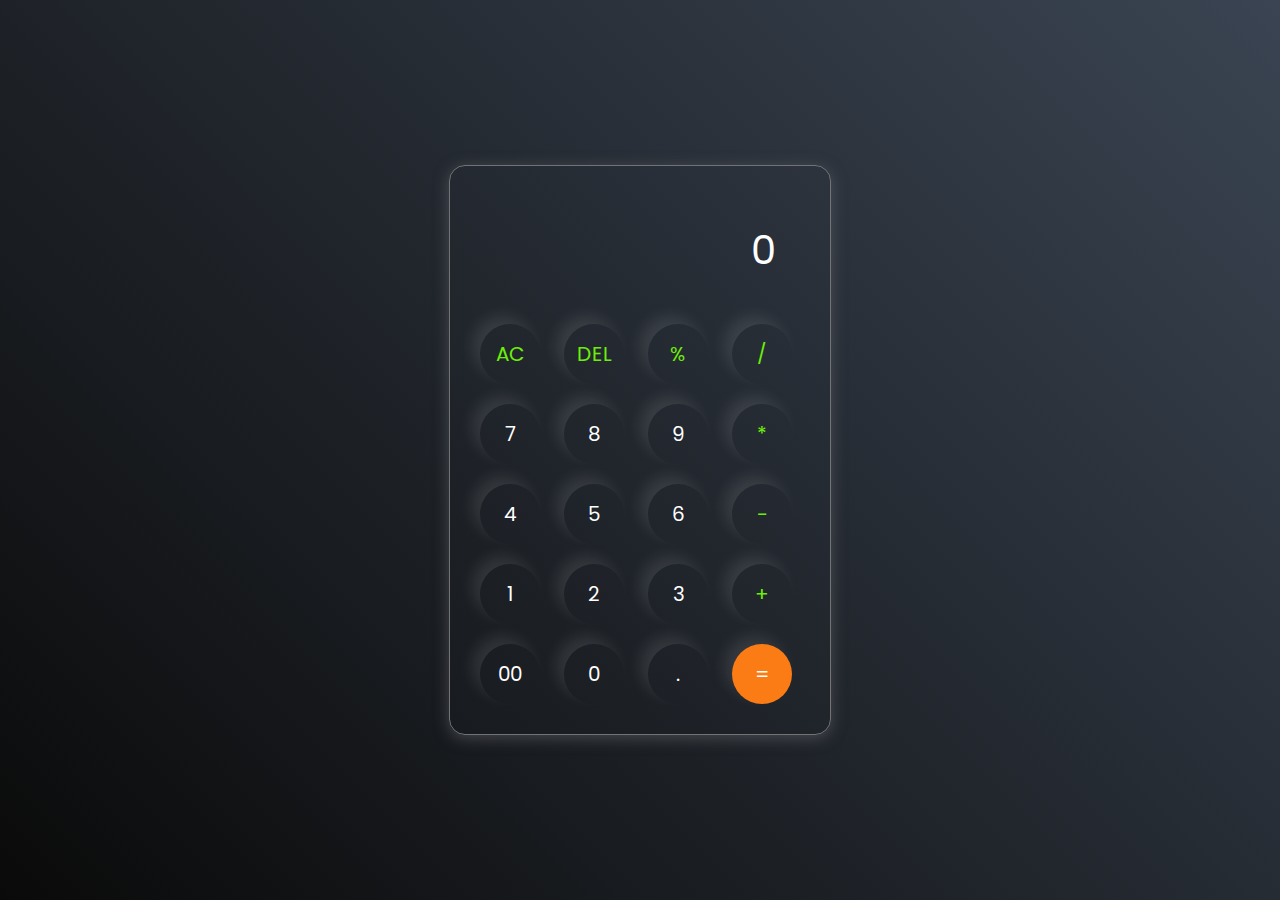
<file: Calculator/index.html>
<!DOCTYPE html>
<html lang="en">
  <head>
    <meta charset="UTF-8" />
    <meta http-equiv="X-UA-Compatible" content="IE=edge" />
    <meta name="viewport" content="width=device-width, initial-scale=1.0" />
    <link rel="stylesheet" href="style.css" />
    <title>Calculator</title>
  </head>
  <body>
    <div class="container">
      <div class="calculator">
        <input type="text" id="inputBox" placeholder="0" />
        <div>
          <button class="button operator">AC</button>
          <button class="button operator">DEL</button>
          <button class="button operator">%</button>
          <button class="button operator">/</button>
        </div>
        <div>
          <button class="button">7</button>
          <button class="button">8</button>
          <button class="button">9</button>
          <button class="button operator">*</button>
        </div>
        <div>
          <button class="button">4</button>
          <button class="button">5</button>
          <button class="button">6</button>
          <button class="button operator">-</button>
        </div>
        <div>
          <button class="button">1</button>
          <button class="button">2</button>
          <button class="button">3</button>
          <button class="button operator">+</button>
        </div>

        <div>
          <button class="button">00</button>
          <button class="button">0</button>
          <button class="button">.</button>
          <button class="button equalBtn">=</button>
        </div>
      </div>
    </div>

    <script src="script.js"></script>
  </body>
</html>
</file>
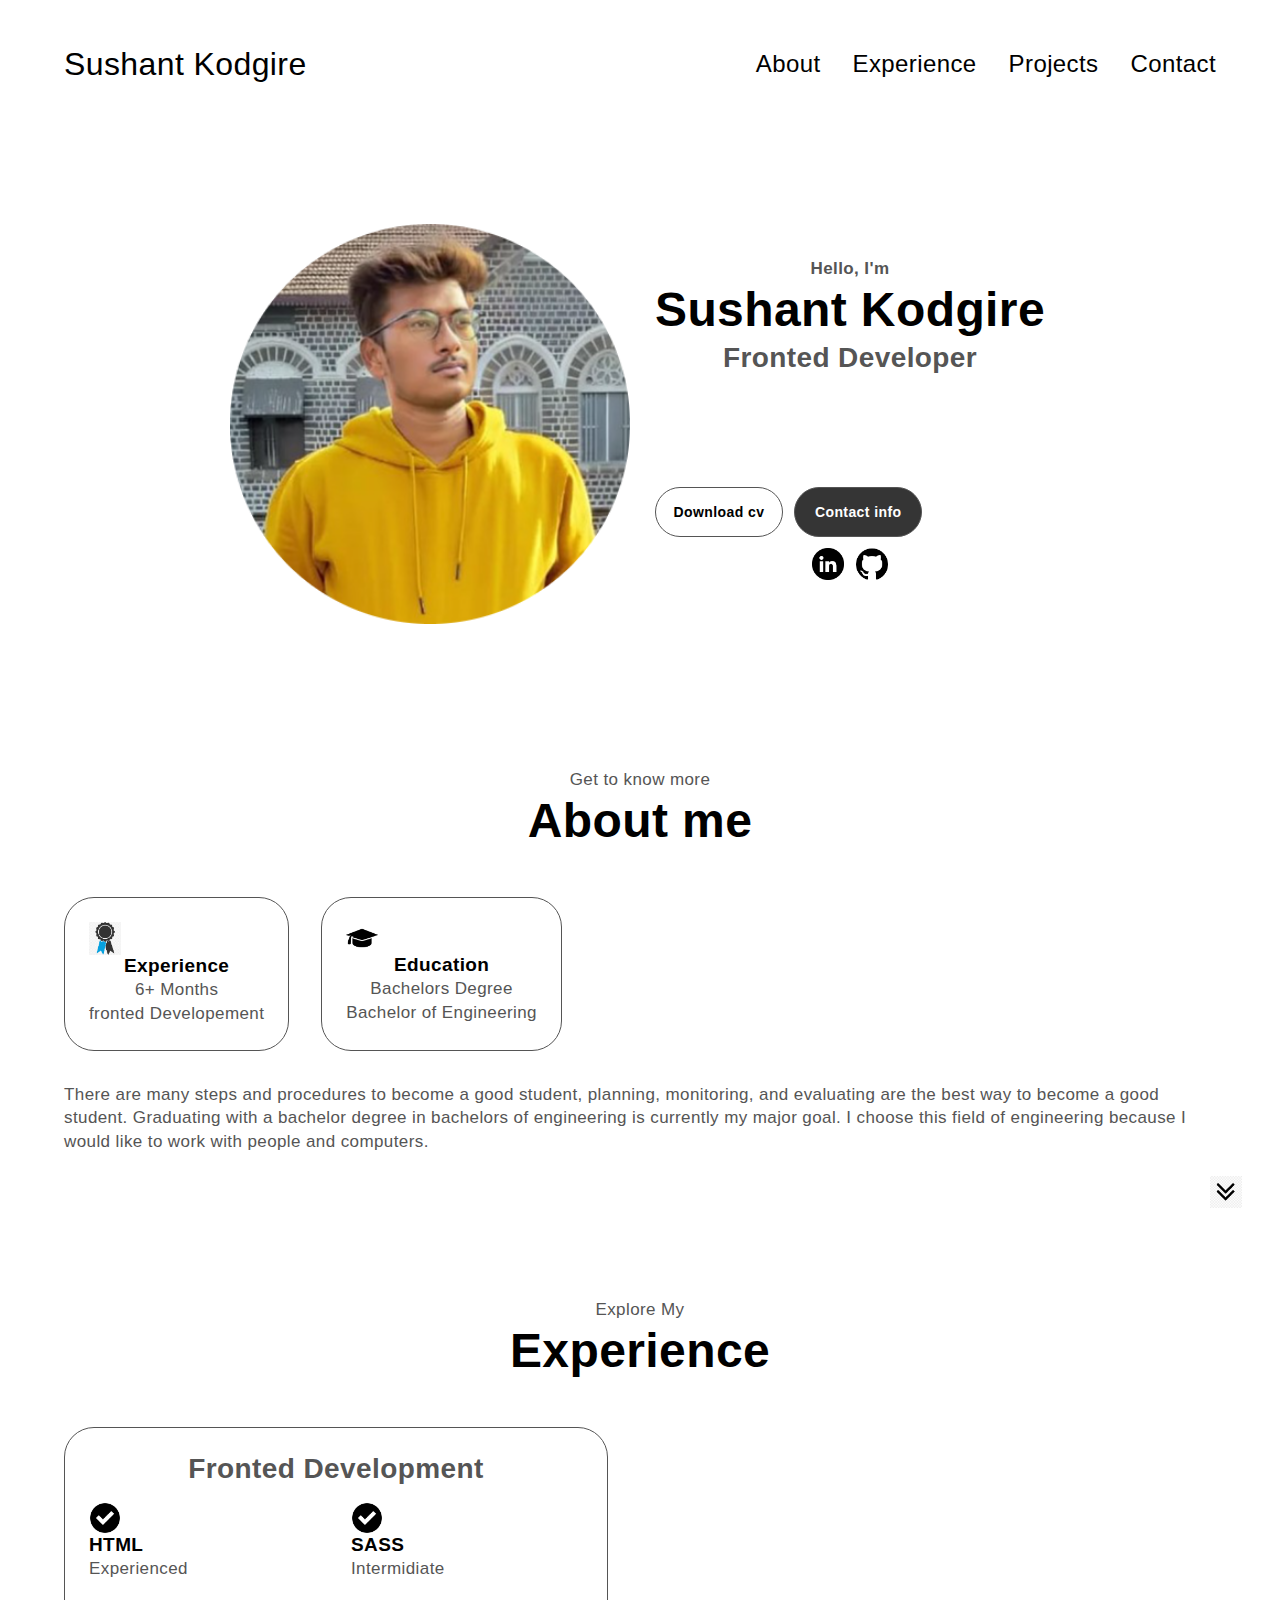
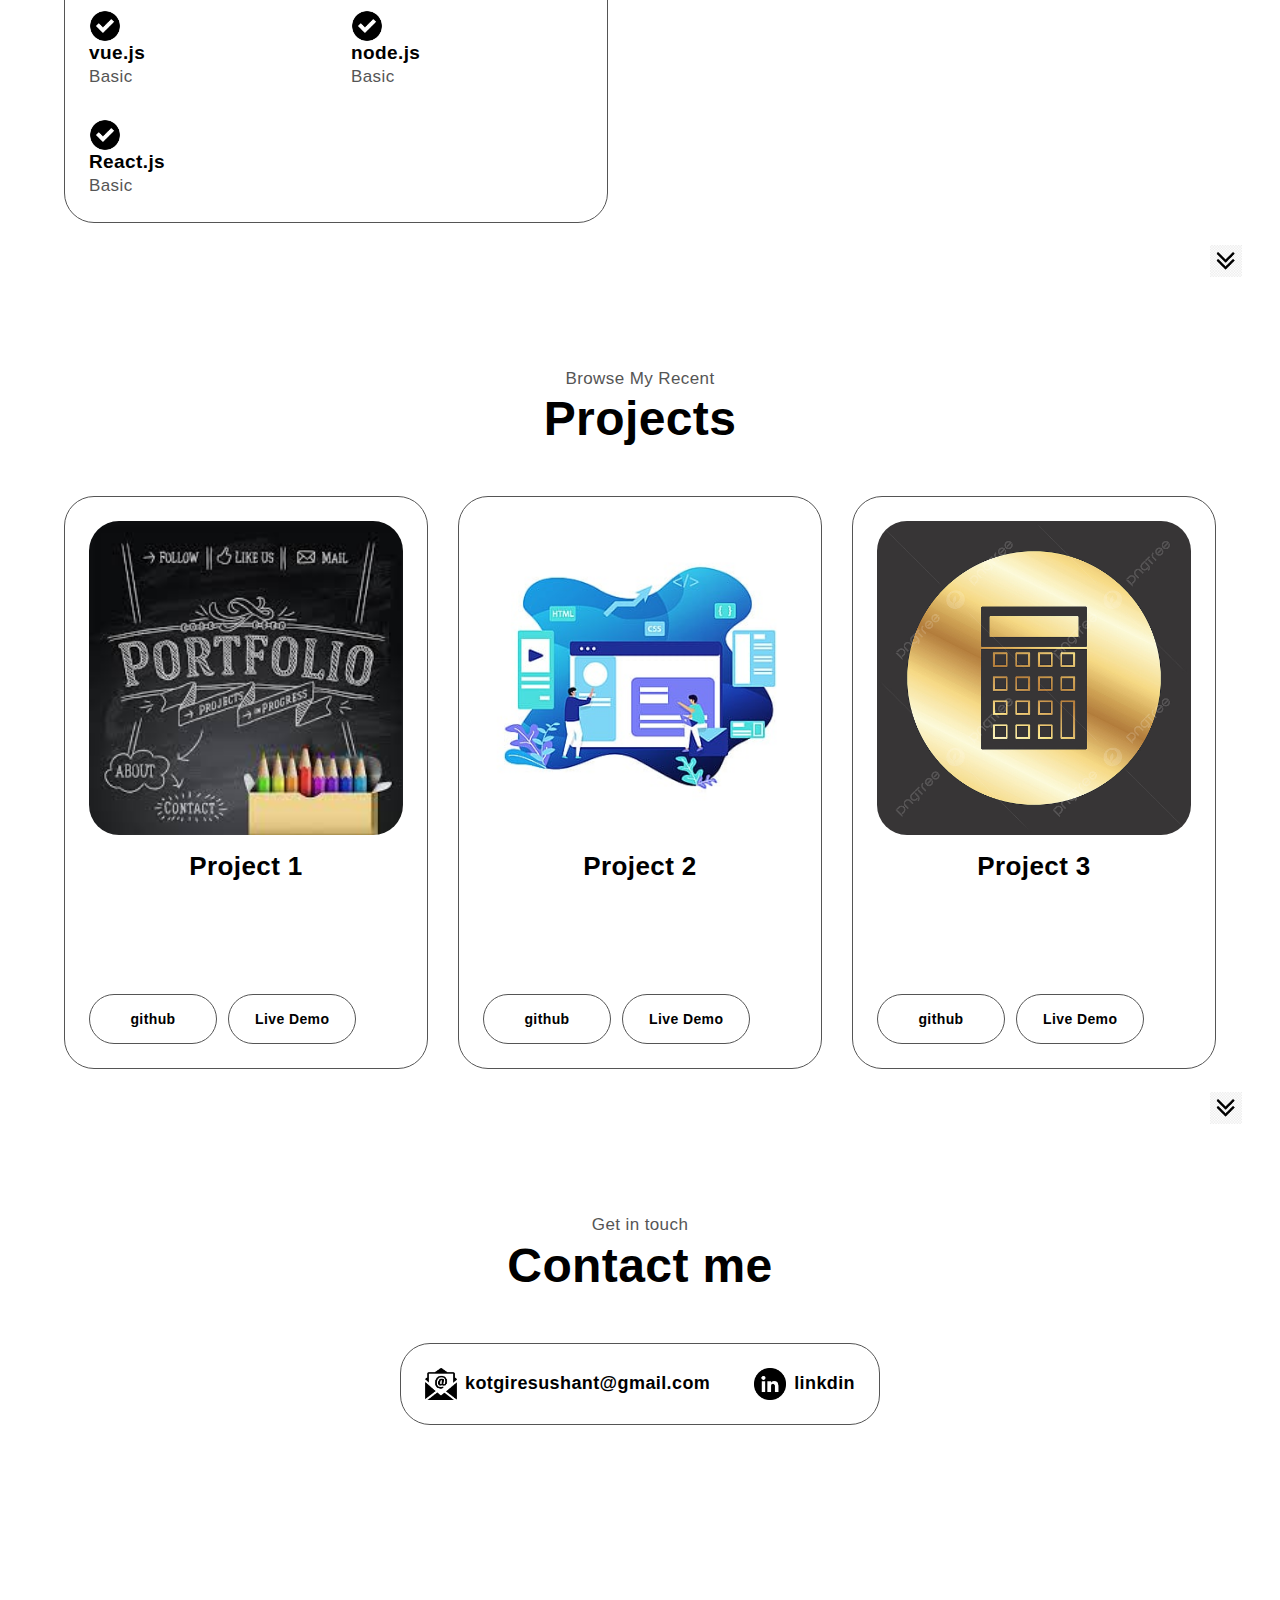
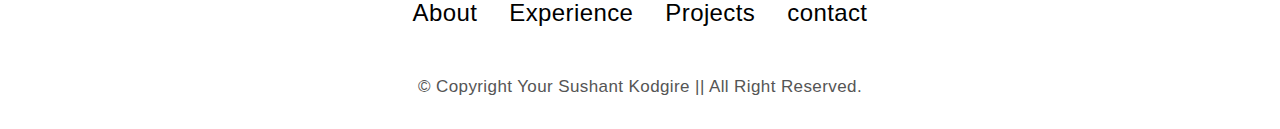
<file: portfolio/index.html>
<!DOCTYPE html>
<html lang="en">
<head>
    <meta charset="UTF-8">
    <meta name="viewport" content="width=device-width, initial-scale=1.0">
    <title>Personal Portfolio</title>
    <link rel="stylesheet" href="stylesheet.css">
</head>
<body>
    <!--------------------------start Nav Bar--------------------------->
    <nav>
        <div class="container nav-container">
            <a href="" class="logo">Sushant Kodgire</a>
            <ul class="nav-links">
                <li><a href="#About">About</a></li>
                <li><a href="#Experience">Experience</a></li>
                <li><a href="#Projects">Projects</a></li>
                <li><a href="#contact" >Contact</a></li>
            </ul>
        </div>
    </nav>
    <!--------------------------End Nav Bar--------------------------->

    <!--------------------------Start Header Section--------------------------->
    <header>
        <div class="container header-container">
            <div class="header-left">
                <img src="./profilepic.png.png" alt="">
            </div>
            <div class="header-right">
                <p><b>Hello, I'm</b></p>
                <h1>Sushant Kodgire</h1>
                <h2>Fronted Developer</h2>
                <div class="header-action-aria">    
                    <a href="" class="btn" download="resume.pdf" >Download cv</a>
                    <a href="#contact" class="btn btn-dark"Contact info>Contact info</a>
                    </div>
                    <div class="header-social">
                        <a href="" ><img src="./linkdin.png.png" class="icon1"></a>
                        <a href=""><img src="./github.png" class="icon1"></a>
                    
                </div>
            </div>

        </div>
    </header>
    <!--------------------------End Header Section--------------------------->

    <!--------------------------StartAbout Section--------------------------->
    <section id="About">
        <p class="heading-p"> Get to know more</p>
        <h1 class="heading">About me</h1>
        <div class="container about-contaier">
            <div class="about-left">
                
            </div>
            <div class="about-right">
                <div class="basic-edu">
                    <div class="edu-box">
                        <img src="./experience.png" class="icon1">
                        <h4>Experience</h4>
                        <p>
                            6+ Months <br>
                            fronted Developement
                        </p>
                    </div>
                    <div class="edu-box">
                        <img src="./education.png.png" class="icon1">   
                        <h4>Education</h4>
                        <p>
                            Bachelors Degree<br>
                            Bachelor of Engineering
                        </p>
                    </div>
                </div>
                <p>There are many steps and procedures to become a good student, planning, monitoring, and evaluating are the best way to become a good student. Graduating with a bachelor degree in bachelors of engineering is currently my major goal. I choose this field of engineering because I would like to work with people and computers.</p>
            </div>
        </div>
    </section>

  
    
    
    <!--------------------------End About Section--------------------------->

    
    <!--------------------------Start Experience Section--------------------------->

    <section id="Experience">
        <a href="#Experience" class="arrow"><img src="./arrow.png.png" alt="" class="icon1"></a>
        <p class="heading-p">Explore My</p>
        <h1 class="heading">Experience</h1>
        <div class="container experience-container">
            <div class="experience-box">
                <h2>Fronted Development</h2>
                <div class="experience">
                    <div class="ex-div">
                        <img src="./checkmark.png.png" class="icon1">
                        <div>
                            <h4>HTML</h4>
                            <p>Experienced</p>
                        </div>
                    </div>
                    <div class="ex-div">
                        <img src="./checkmark.png.png" class="icon1">
                        <div>
                            <h4>SASS</h4>
                            <p>Intermidiate</p>
                        </div>
                    </div>
                    <div class="ex-div">
                        <img src="./checkmark.png.png" class="icon1">
                        <div>
                            <h4>vue.js</h4>
                            <p>Basic</p>
                        </div>
                    </div>
                    <div class="ex-div">
                        <img src="./checkmark.png.png" class="icon1">
                        <div>
                            <h4>node.js</h4>
                            <p>Basic</p>
                        </div>
                    </div>
                    <div class="ex-div">
                        <img src="./checkmark.png.png" class="icon1">
                        <div>
                            <h4>React.js</h4>
                            <p>Basic</p>
                        </div>
                    </div>


                </div>

            </div>
        </div>
    </section>
    <!--------------------------End Experience Section--------------------------->



    <!--------------------------Start Project section--------------------------->

    <section id="Projects">
        <a href="#Projects" class="arrow"><img src="./arrow.png.png" alt="" class="icon1"></a>
        <p class="heading-p">Browse My Recent </p>
        <h1 class="heading">Projects</h1>
        <div class="container project-container">
            <div class="Project">
                <img src="./portfolio.png" alt="">
                <h3>Project 1</h3>
                <div class="header-action-aria">
                    <a href="" class="btn">github </a>
                    <a href="" class="btn">Live Demo </a>

                </div>

            </div>
            <div class="Project">
                <img src="./landingpage.png" alt="">
                <h3>Project 2</h3>
                <div class="header-action-aria">
                    <a href="" class="btn">github </a>
                    <a href="" class="btn">Live Demo </a>

                </div>

            </div>
            <div class="Project">
                <img src="./calculator.png" alt="">
                <h3>Project 3</h3>
                <div class="header-action-aria">
                    <a href="" class="btn">github </a>
                    <a href="" class="btn">Live Demo </a>

                </div>

            </div>
        </div>

    </section>

    <!--------------------------End Project Section--------------------------->


    <!--------------------------Start Contact Section--------------------------->
    <section id="contact">
        <a href="#contact" class="arrow"><img src="./arrow.png.png" alt="" class="icon1"></a>
        <p class="heading-p">Get in touch</p>
        <h1 class="heading">Contact me</h1>
        <div class="contact-container container">
            <div class="email">
                <img src="./email.png" class="icon1">
                <a href=""><h5>kotgiresushant@gmail.com</h5></a>
            </div>
            <div class="linkdin">
                <img src="./linkdin.png.png" class="icon1">
                <a href=""><h5>linkdin</h5></a>
            </div>

        </div>
    </section>

    <!--------------------------End Contact Section--------------------------->

    <!--------------------------Start Footeer Section--------------------------->

    <footer>
        <ul class="nav-links">
            <li><a href="#About">About</a></li>
            <li><a href="#Experience">Experience</a></li>
            <li><a href="#Projects">Projects</a></li>
            <li><a href="#contact">contact</a></li>
        </ul>
        <p>&COPY; Copyright Your Sushant Kodgire || All Right Reserved.</p>
    </footer>


    <!--------------------------End Footer Section--------------------------->


</body>
</html>
</file>
<file: Calculator/style.css>
@import url('https://fonts.googleapis.com/css2?family=Poppins:wght@500&display=swap');

*{
    margin: 0;
    padding: 0;
    box-sizing: border-box;
    font-family: 'Poppins', sans-serif;
}

body{
    width: 100%;
    height: 100vh;
    display: flex;
    justify-content: center;
    align-items: center;
    background: linear-gradient(45deg, #0a0a0a, #3a4452);
}

.calculator{
    border: 1px solid #717377;
    padding: 20px;
    border-radius: 16px;
    background: transparent;
    box-shadow: 0px 3px 15px rgba(113, 115, 119, 0.5);

}

input{
    width: 320px;
    border: none;
    padding: 24px;
    margin: 10px;
    background: transparent;
    box-shadow: 0px 3px 15px rgbs(84, 84, 84, 0.1);
    font-size: 40px;
    text-align: right;
    cursor: pointer;
    color: #ffffff;
}

input::placeholder{
    color: #ffffff;
}

button{
    border: none;
    width: 60px;
    height: 60px;
    margin: 10px;
    border-radius: 50%;
    background: transparent;
    color: #ffffff;
    font-size: 20px;
    box-shadow: -8px -8px 15px rgba(255, 255, 255, 0.1);
    cursor: pointer;
}

.equalBtn{
    background-color: #fb7c14;
}

.operator{
    color: #6dee0a;
}
</file>
<file: portfolio/stylesheet.css>
*{
    margin: 0;
    padding: 0;
    box-sizing: border-box;
    text-decoration: none;
    list-style: none;
    font-family: sans-serif;
    border: none;
    outline: none;
    scroll-behavior: smooth;
    letter-spacing: .4px;
}
:root{
    --color-black: #000000;
    --color-white: #ffffff;
    --color-dark: #353535;
    --color-dark-varient: #555555;
    
    --transition:.4s ease ;
}

h1,h2,h3,h4,h5{
    line-height: 120%;
}

h1{
    font-size: 48px;
    color: var(--color-black);
}
h2{
    font-size: 28px;
    color: var(--color-dark-varient);
}
h3{
    font-size: 26px;
    color: var(--color-black);
}
h4{
    font-size: 19px;
    color: var(--color-black);
}
h5{
    font-size: 18px;
    font: weight 400;
}
.heading{
    text-align: center;
    margin-bottom: 3rem;
}
p{
    font-size: 17px;
    line-height: 140%;
    color: var(--color-dark-varient);

}
.heading-p{
    padding-top: 9rem;
    text-align: center;

}
a{
    font-size: 24px;
    color: var(--color-black);
    text-decoration-color: var(--color-white);
    transition: var(--transition);
}
a:hover{
    color: var(--color-dark-varient);
    text-decoration-color: var(--color-dark-varient); 
    text-underline-offset:1rem;
    text-decoration:underline;
}
.btn{
    display: inline-block;
    width: fit-content;
    padding: 1rem;
    width: 8rem;
    border-radius: 2rem;
    cursor: pointer;
    color: var(--color-black);
    border: 1px solid var(--color-dark-varient);
    display: flex;
    align-items: center;
    justify-content: center;
    font-weight: 600;
    font-size: 14px;
    transition: var(--transition);
}
.btn:hover{
    background: var(--color-dark-varient);
    color: var(--color-white);
}
.btn-dark{
    color: var(--color-white);
    background: var(--color-dark);
    text-decoration: none !important;
}
.btn-dark:hover{
    background: var(--color-black);
}
img{
    width: 100%;
    display: block;
}
.icon1{
    width: 32px;
    height: max-content;
}
.container{
    margin: 0 auto;
    max-width: 1200px;
    width: 90%;
}
/*-------------------------------start nav Bar-----------------------------*/
nav{
    height: 8rem;
    position: fixed;
    z-index: 1;
    top: 0;
    left: 0;
    width: 100%;
    display: grid;
    place-items: center;
    background: var(--color-white);
    
}
.nav-container{
    display: flex;
    justify-content: space-between;
    align-items: center;
    height:100%;
}
.logo{
    font-size: 32px;
    color: var(--color-black) !important;
    text-decoration: none !important;
}
.nav-links{
    display: flex;
    align-items: center;
    gap: 2rem;
}
/*-------------------------------End nav Bar-----------------------------*/

/*-------------------------------Start Header Section-----------------------------*/
header{
    padding-top:  14rem; ;
}
.header-container{
    display: grid;
    grid-template-columns: 1fr 1fr;
    max-width: 820px;
    gap: 20px; 
    justify-content: space-between;
}
.header-right{
    text-align: center;
    margin: auto;
}
.header-right p{
    color: var(--color-dark-varient);
}
.header-right h2{
    margin-top: .2rem;
}
.header-action-aria{
    margin-top: 7rem;
    display: flex;
    gap: .7rem;

}
.header-social{
    display: flex;
    gap: .7rem;
    justify-content: center;
    margin: .7rem auto ;
}

/*-------------------------------End Header Section-----------------------------*/


/*-------------------------------Start About Section-----------------------------*/
.about-container{
    display: grid;
    grid-template-columns: 100% auto ;
    gap: 4rem;
    align-items: center;
   
}
.about-left{
    border-radius: 20px;
    overflow: hidden;
}
.basic-edu{
    display: flex;
    gap: 32px;
    margin-bottom: 32px;
    width: 1005;
}
.edu-box{
    padding: 24px;
    text-align: center;
    border: 1px solid var(--color-dark-varient);
    border-radius: 30px;
}
.edu-box image{
    margin: auto;
}


/*-------------------------------End About Section-----------------------------*/

/*-------------------------------Start Experience Section-----------------------------*/
section{
    position: relative;
}
.arrow{
    position: absolute;
    right: 3%;
    transition: var(--transition);
    margin-top: 1.4rem;
}
.arrow :hover{
    margin-top: 2rem;
}
.experience-container{
    display: grid;
    grid-template-columns: 1fr 1fr;
    gap: 4rem;
    
}
.experience-box{
    border: 1px solid var(--color-dark-varient);
    border-radius: 30px;
    padding: 24px;
    
    
}
.experience-box h2{
    text-align: center;
    margin-bottom: 1rem;
   
}
.experience{
    display: grid;
    grid-template-columns: 1fr  1fr;
    gap: 30px;
}

/*-------------------------------End Experience Section-----------------------------*/

/*-------------------------------Start Project Section-----------------------------*/

.project-container{
    display: grid;
    grid-template-columns: repeat(3,1fr);
    gap: 30px;
}
.Project{
    padding: 24px;
    border: 1px solid var(--color-dark-varient);
    border-radius: 30px;
    text-align: center;
}
.Project img{
    border-radius: 30px;
    margin-bottom: 1rem;
}
/*-------------------------------End Project Section-----------------------------*/



/*-------------------------------Start Contact Section-----------------------------*/

.contact-container{
    max-width: 30rem;
    border: 1px solid var(--color-dark-varient);
    padding: 24px;
    border-radius: 30px;
    display: flex;
    justify-content: space-between;
    align-items: center;

}
.email,.linkdin{
    display: flex;
    align-items: center;
    gap: .5rem;
}
/*-------------------------------End Contact Section-----------------------------*/


/*-------------------------------Start Footer Section-----------------------------*/
footer{
    margin-top: 9rem;
    padding: 30px;
    text-align: center;
}
footer .nav-links{
    justify-content: center;
    margin-bottom: 3rem;
}

/*-------------------------------End Footer Section-----------------------------*/



/*-------------------------------Start Media scrin-----------------------------*/

/*   Max-Width(1024px)   */
@media (Max-Width:1024px){
    /* Start About  */
    .about-container{
        gap: 30px;
    }
    .basic-edu{
        gap: 20px;
    }
    /* Start Experience */
    .experience-container{
        gap: 30px;
    }
    /* Start Projects */
    .project-container{
        grid-template-columns: repeat(2,1fr);
    }   
}
/*   Max-Width(991px)   */
@media (Max-Width:991px){
    /* Start Nav */    
    .logo{
        display: none;
    }
    .nav-links{
        justify-content: center;
        width: 100%;
    }

    /* Start Experience  */
    .experience-container{
        grid-template-columns: 1fr;
    }
}
/*   Max-Width 768px)   */
@media (Max-Width:768px){
    h1{
        font-size: 38px;
    }
    h2{
        font-size: 26px;
    }
    a{
        font-size: 20px;
    }
    h3{
        font-size: 24px;
    }
    .arrow{
        right: 5%;
    }

    /* Start Header */ 
    .header-container{
        width: 90%;
        grid-template-columns: 1fr;
    }
    .header-left{
        width: 70%;
        margin: 0 auto;
    }
    /* Start About */
    .about-container{
        grid-template-columns: 1fr;
    }
    .about-left{
        width: 70%;
        margin: 0 auto;
    }
    .basic-edu{
        gap: 10px;
    }
    /* Start Experience  */
    .experience-box{
        padding: 10px;
    }
    .experience{
        gap: 20px;
    }
    .ex-div{
        gap: 10px;
    }

    /* Start Project  */
    .project-container{
        grid-template-columns: 1fr;
    }    
} 


/*   Max-Width 600px)   */
@media (Max-Width:600px){
/*-----------Start Nav---------*/
a{
    font-size: 18px;
}
.nav-links{
    gap: 0;
    justify-content: space-between;
}
/*-----------Start Contact---------*/
.contact-container{
    flex-direction: column;
    gap: 1rem;
}

/*-----------Start Footer---------*/
    footer{
        padding: 0;
        padding-bottom: 20px;
        width: 90%;
        margin: auto;
        margin-top: 9rem;
    }

    footer .nav-links{
        width: 100%;
        justify-content: space-between;
    }

}
/*-------------------------------End Media scrin-----------------------------*/
</file>
